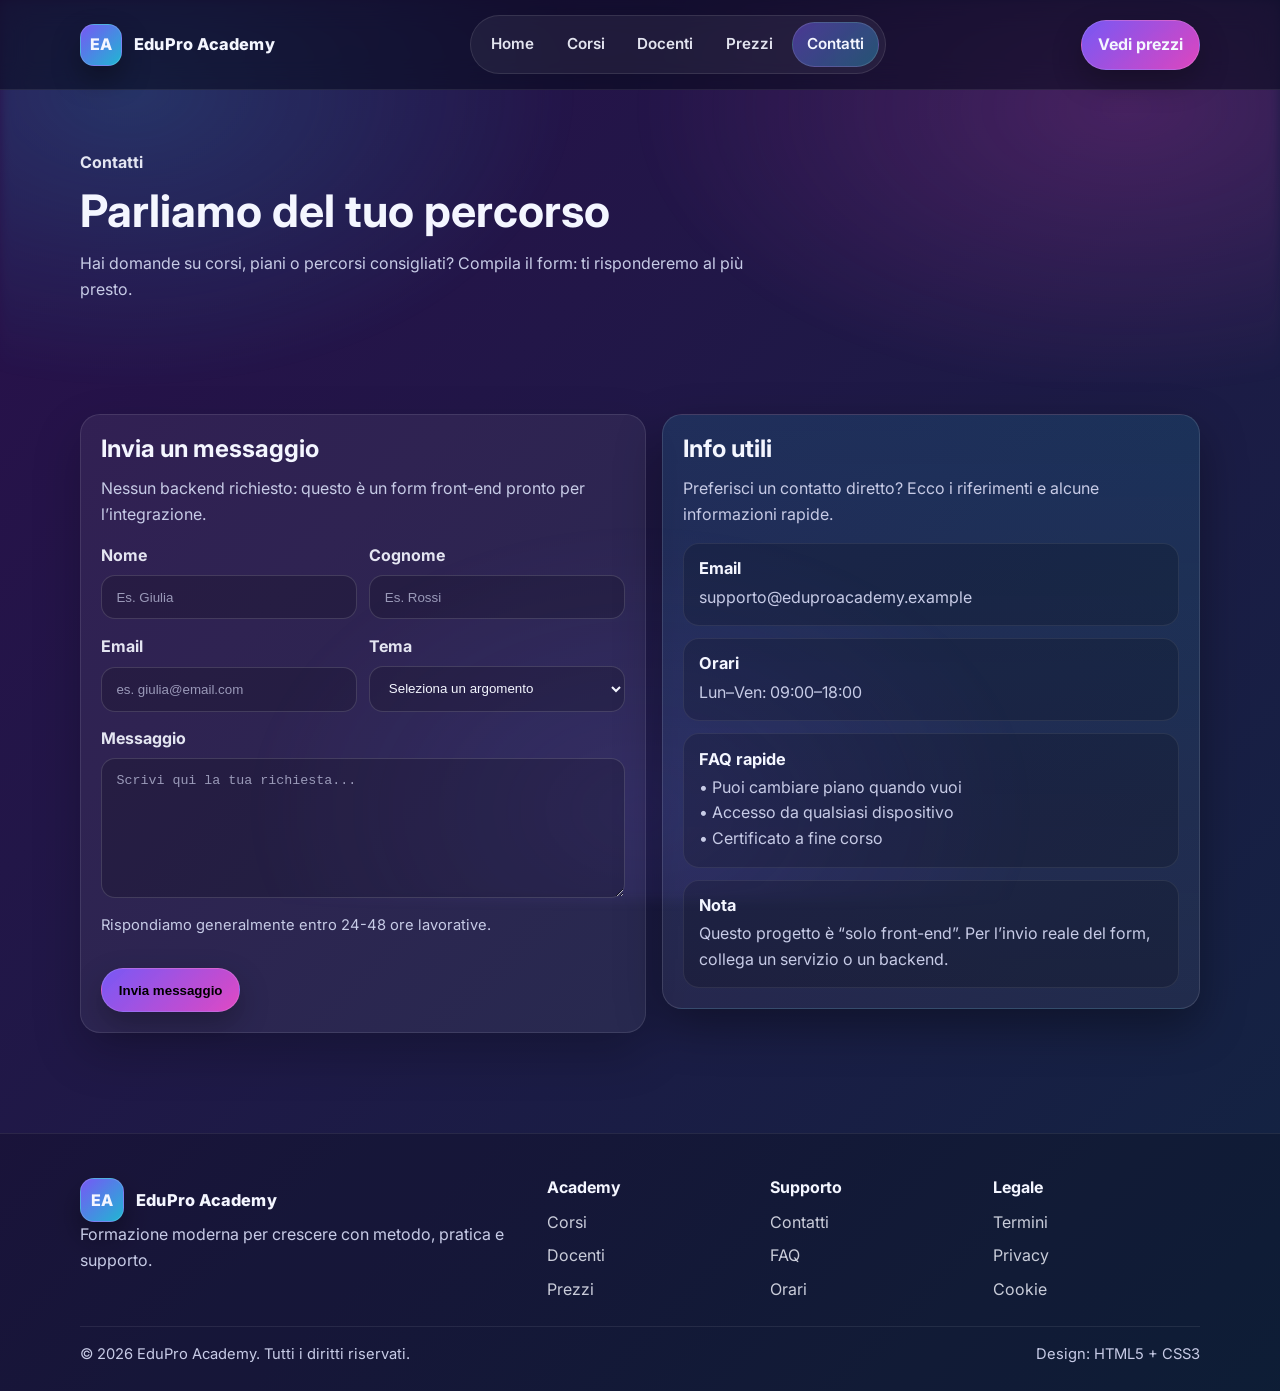
<file: contact.html>
<!-- contact.html -->
<!doctype html>
<html lang="it">
<head>
  <meta charset="utf-8" />
  <meta name="viewport" content="width=device-width, initial-scale=1" />
  <title>EduPro Academy | Contatti</title>
  <meta name="description" content="Contatta EduPro Academy: scrivici per informazioni su corsi, piani e supporto." />
  <link rel="preconnect" href="https://fonts.googleapis.com" />
  <link rel="preconnect" href="https://fonts.gstatic.com" crossorigin />
  <link href="https://fonts.googleapis.com/css2?family=Inter:wght@400;500;600;700;800&display=swap" rel="stylesheet" />
  <link rel="stylesheet" href="style.css" />
</head>

<body>
  <a class="skip-link" href="#contenuto">Salta al contenuto</a>

  <header class="site-header">
    <nav class="navbar container" aria-label="Navigazione principale">
      <a class="brand" href="index.html" aria-label="EduPro Academy, Home">
        <span class="brand-mark" aria-hidden="true">EA</span>
        <span class="brand-text">EduPro Academy</span>
      </a>

      <ul class="nav-links" role="list">
        <li><a class="nav-link" href="index.html">Home</a></li>
        <li><a class="nav-link" href="courses.html">Corsi</a></li>
        <li><a class="nav-link" href="teachers.html">Docenti</a></li>
        <li><a class="nav-link" href="pricing.html">Prezzi</a></li>
        <li><a class="nav-link is-active" href="contact.html" aria-current="page">Contatti</a></li>
      </ul>

      <a class="nav-cta" href="pricing.html">Vedi prezzi</a>
    </nav>
  </header>

  <main id="contenuto">
    <section class="page-hero">
      <div class="container">
        <p class="kicker">Contatti</p>
        <h1>Parliamo del tuo percorso</h1>
        <p>
          Hai domande su corsi, piani o percorsi consigliati? Compila il form: ti risponderemo al più presto.
        </p>
      </div>
    </section>

    <section class="section">
      <div class="container contact-grid">
        <section class="form-card" aria-label="Modulo di contatto">
          <h2>Invia un messaggio</h2>
          <p class="muted">Nessun backend richiesto: questo è un form front-end pronto per l’integrazione.</p>

          <form action="#" method="post">
            <div class="form-row">
              <div class="field">
                <label for="nome">Nome</label>
                <input id="nome" name="nome" type="text" placeholder="Es. Giulia" required />
              </div>

              <div class="field">
                <label for="cognome">Cognome</label>
                <input id="cognome" name="cognome" type="text" placeholder="Es. Rossi" required />
              </div>
            </div>

            <div class="form-row">
              <div class="field">
                <label for="email">Email</label>
                <input id="email" name="email" type="email" placeholder="es. giulia@email.com" required />
              </div>

              <div class="field">
                <label for="tema">Tema</label>
                <select id="tema" name="tema" required>
                  <option value="" selected disabled>Seleziona un argomento</option>
                  <option value="corsi">Informazioni sui corsi</option>
                  <option value="prezzi">Piani e prezzi</option>
                  <option value="supporto">Supporto</option>
                  <option value="aziende">Business / Team</option>
                </select>
              </div>
            </div>

            <div class="field">
              <label for="messaggio">Messaggio</label>
              <textarea id="messaggio" name="messaggio" placeholder="Scrivi qui la tua richiesta..." required></textarea>
              <p class="helper">Rispondiamo generalmente entro 24-48 ore lavorative.</p>
            </div>

            <button class="btn btn-primary" type="submit">Invia messaggio</button>
          </form>
        </section>

        <aside class="info-card" aria-label="Informazioni di contatto">
          <h2>Info utili</h2>
          <p class="muted">
            Preferisci un contatto diretto? Ecco i riferimenti e alcune informazioni rapide.
          </p>

          <div class="info-block">
            <h3>Email</h3>
            <p>supporto@eduproacademy.example</p>
          </div>

          <div class="info-block" id="orari">
            <h3>Orari</h3>
            <p>Lun–Ven: 09:00–18:00</p>
          </div>

          <div class="info-block" id="faq">
            <h3>FAQ rapide</h3>
            <p class="muted">
              • Puoi cambiare piano quando vuoi<br />
              • Accesso da qualsiasi dispositivo<br />
              • Certificato a fine corso
            </p>
          </div>

          <div class="info-block">
            <h3>Nota</h3>
            <p class="muted">
              Questo progetto è “solo front-end”. Per l’invio reale del form, collega un servizio o un backend.
            </p>
          </div>
        </aside>
      </div>
    </section>
  </main>

  <footer class="site-footer">
    <div class="container footer-grid">
      <div class="footer-brand">
        <div class="brand brand--footer">
          <span class="brand-mark" aria-hidden="true">EA</span>
          <span class="brand-text">EduPro Academy</span>
        </div>
        <p class="muted">Formazione moderna per crescere con metodo, pratica e supporto.</p>
      </div>

      <div class="footer-cols" role="list">
        <div class="footer-col" role="listitem">
          <h3>Academy</h3>
          <ul role="list">
            <li><a href="courses.html">Corsi</a></li>
            <li><a href="teachers.html">Docenti</a></li>
            <li><a href="pricing.html">Prezzi</a></li>
          </ul>
        </div>

        <div class="footer-col" role="listitem">
          <h3>Supporto</h3>
          <ul role="list">
            <li><a href="contact.html">Contatti</a></li>
            <li><a href="contact.html#faq">FAQ</a></li>
            <li><a href="contact.html#orari">Orari</a></li>
          </ul>
        </div>

        <div class="footer-col" role="listitem">
          <h3>Legale</h3>
          <ul role="list">
            <li><a href="#" aria-label="Termini di servizio (placeholder)">Termini</a></li>
            <li><a href="#" aria-label="Privacy policy (placeholder)">Privacy</a></li>
            <li><a href="#" aria-label="Cookie policy (placeholder)">Cookie</a></li>
          </ul>
        </div>
      </div>
    </div>

    <div class="container footer-bottom">
      <p class="muted">© <span>2026</span> EduPro Academy. Tutti i diritti riservati.</p>
      <p class="muted">Design: HTML5 + CSS3</p>
    </div>
  </footer>
</body>
</html>
</file>
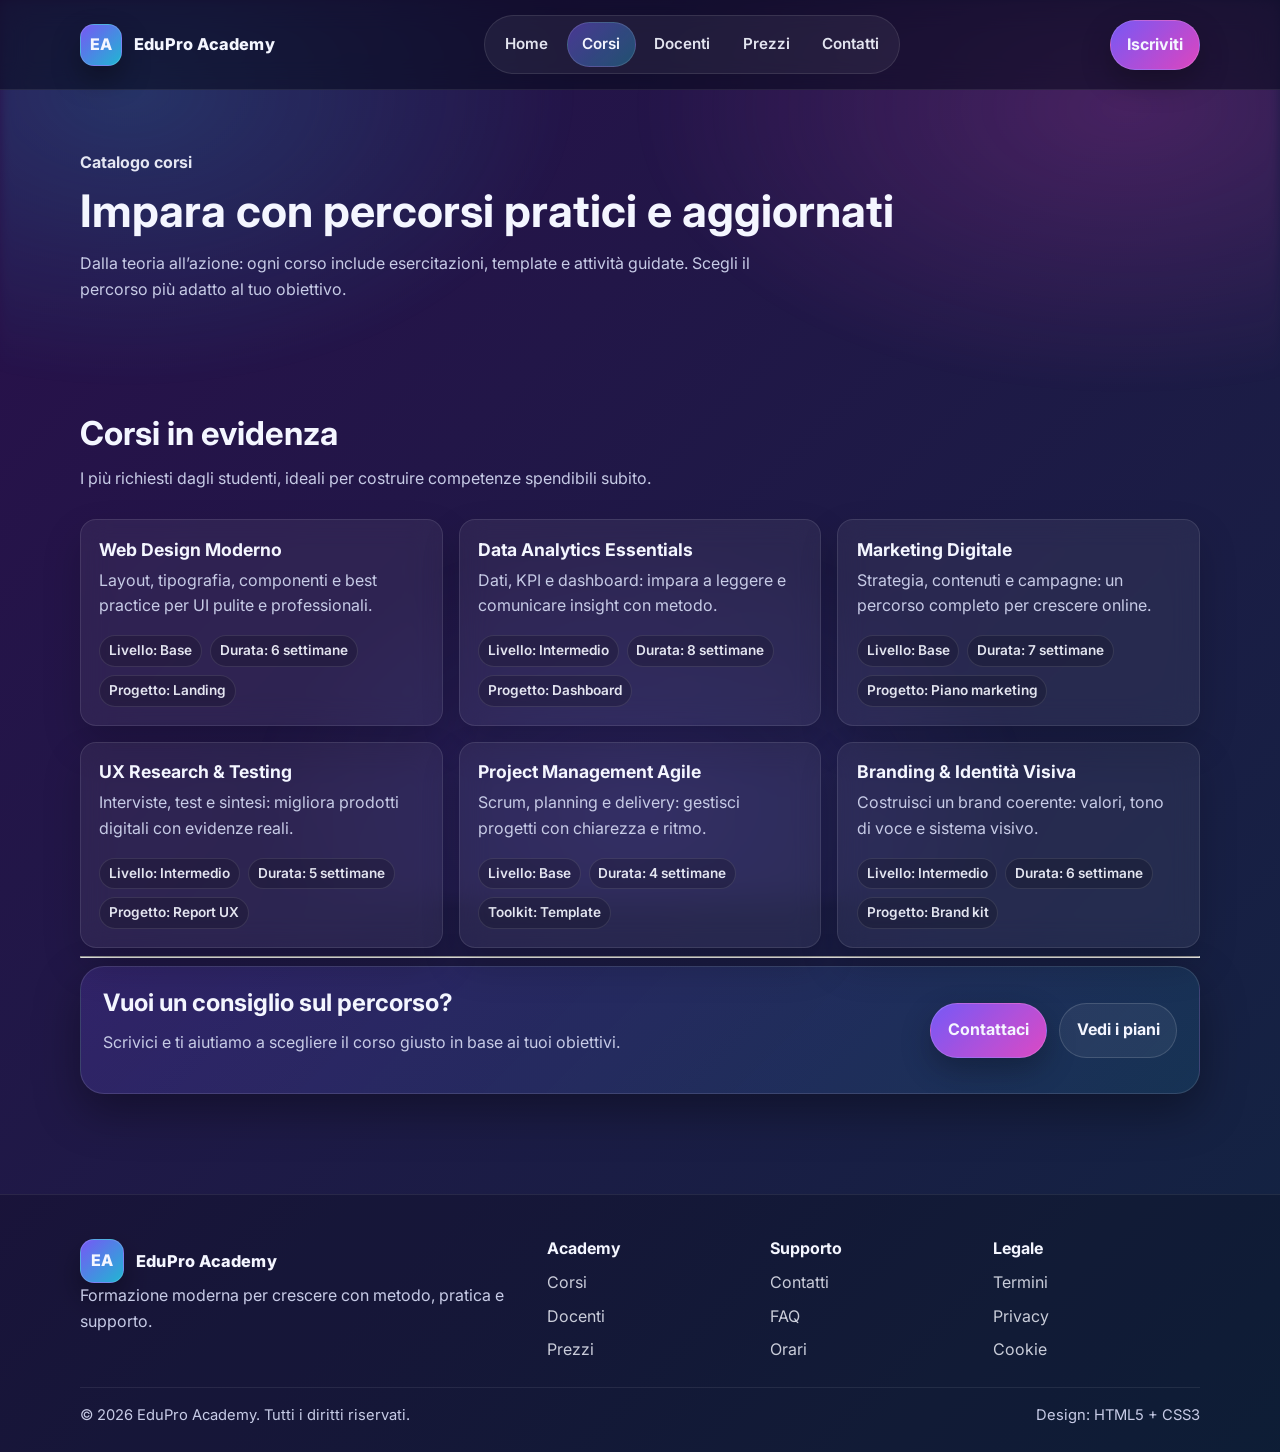
<file: courses.html>
<!-- courses.html -->
<!doctype html>
<html lang="it">
<head>
  <meta charset="utf-8" />
  <meta name="viewport" content="width=device-width, initial-scale=1" />
  <title>EduPro Academy | Corsi</title>
  <meta name="description" content="Scopri i corsi di EduPro Academy: percorsi pratici in design, data, marketing e project management." />
  <link rel="preconnect" href="https://fonts.googleapis.com" />
  <link rel="preconnect" href="https://fonts.gstatic.com" crossorigin />
  <link href="https://fonts.googleapis.com/css2?family=Inter:wght@400;500;600;700;800&display=swap" rel="stylesheet" />
  <link rel="stylesheet" href="style.css" />
</head>

<body>
  <a class="skip-link" href="#contenuto">Salta al contenuto</a>

  <header class="site-header">
    <nav class="navbar container" aria-label="Navigazione principale">
      <a class="brand" href="index.html" aria-label="EduPro Academy, Home">
        <span class="brand-mark" aria-hidden="true">EA</span>
        <span class="brand-text">EduPro Academy</span>
      </a>

      <ul class="nav-links" role="list">
        <li><a class="nav-link" href="index.html">Home</a></li>
        <li><a class="nav-link is-active" href="courses.html" aria-current="page">Corsi</a></li>
        <li><a class="nav-link" href="teachers.html">Docenti</a></li>
        <li><a class="nav-link" href="pricing.html">Prezzi</a></li>
        <li><a class="nav-link" href="contact.html">Contatti</a></li>
      </ul>

      <a class="nav-cta" href="pricing.html">Iscriviti</a>
    </nav>
  </header>

  <main id="contenuto">
    <section class="page-hero">
      <div class="container">
        <p class="kicker">Catalogo corsi</p>
        <h1>Impara con percorsi pratici e aggiornati</h1>
        <p>
          Dalla teoria all’azione: ogni corso include esercitazioni, template e attività guidate.
          Scegli il percorso più adatto al tuo obiettivo.
        </p>
      </div>
    </section>

    <section class="section">
      <div class="container">
        <header class="section-head">
          <h2>Corsi in evidenza</h2>
          <p class="muted">I più richiesti dagli studenti, ideali per costruire competenze spendibili subito.</p>
        </header>

        <div class="grid">
          <article class="card">
            <h3>Web Design Moderno</h3>
            <p class="muted">Layout, tipografia, componenti e best practice per UI pulite e professionali.</p>
            <div class="card-meta">
              <span class="tag">Livello: Base</span>
              <span class="tag">Durata: 6 settimane</span>
              <span class="tag">Progetto: Landing</span>
            </div>
          </article>

          <article class="card">
            <h3>Data Analytics Essentials</h3>
            <p class="muted">Dati, KPI e dashboard: impara a leggere e comunicare insight con metodo.</p>
            <div class="card-meta">
              <span class="tag">Livello: Intermedio</span>
              <span class="tag">Durata: 8 settimane</span>
              <span class="tag">Progetto: Dashboard</span>
            </div>
          </article>

          <article class="card">
            <h3>Marketing Digitale</h3>
            <p class="muted">Strategia, contenuti e campagne: un percorso completo per crescere online.</p>
            <div class="card-meta">
              <span class="tag">Livello: Base</span>
              <span class="tag">Durata: 7 settimane</span>
              <span class="tag">Progetto: Piano marketing</span>
            </div>
          </article>

          <article class="card">
            <h3>UX Research & Testing</h3>
            <p class="muted">Interviste, test e sintesi: migliora prodotti digitali con evidenze reali.</p>
            <div class="card-meta">
              <span class="tag">Livello: Intermedio</span>
              <span class="tag">Durata: 5 settimane</span>
              <span class="tag">Progetto: Report UX</span>
            </div>
          </article>

          <article class="card">
            <h3>Project Management Agile</h3>
            <p class="muted">Scrum, planning e delivery: gestisci progetti con chiarezza e ritmo.</p>
            <div class="card-meta">
              <span class="tag">Livello: Base</span>
              <span class="tag">Durata: 4 settimane</span>
              <span class="tag">Toolkit: Template</span>
            </div>
          </article>

          <article class="card">
            <h3>Branding & Identità Visiva</h3>
            <p class="muted">Costruisci un brand coerente: valori, tono di voce e sistema visivo.</p>
            <div class="card-meta">
              <span class="tag">Livello: Intermedio</span>
              <span class="tag">Durata: 6 settimane</span>
              <span class="tag">Progetto: Brand kit</span>
            </div>
          </article>
        </div>

        <hr class="hr" />

        <div class="cta-band">
          <div class="cta-text">
            <h2>Vuoi un consiglio sul percorso?</h2>
            <p class="muted">Scrivici e ti aiutiamo a scegliere il corso giusto in base ai tuoi obiettivi.</p>
          </div>
          <div class="cta-actions">
            <a class="btn btn-primary" href="contact.html">Contattaci</a>
            <a class="btn btn-ghost" href="pricing.html">Vedi i piani</a>
          </div>
        </div>
      </div>
    </section>
  </main>

  <footer class="site-footer">
    <div class="container footer-grid">
      <div class="footer-brand">
        <div class="brand brand--footer">
          <span class="brand-mark" aria-hidden="true">EA</span>
          <span class="brand-text">EduPro Academy</span>
        </div>
        <p class="muted">Formazione moderna per crescere con metodo, pratica e supporto.</p>
      </div>

      <div class="footer-cols" role="list">
        <div class="footer-col" role="listitem">
          <h3>Academy</h3>
          <ul role="list">
            <li><a href="courses.html">Corsi</a></li>
            <li><a href="teachers.html">Docenti</a></li>
            <li><a href="pricing.html">Prezzi</a></li>
          </ul>
        </div>

        <div class="footer-col" role="listitem">
          <h3>Supporto</h3>
          <ul role="list">
            <li><a href="contact.html">Contatti</a></li>
            <li><a href="contact.html#faq">FAQ</a></li>
            <li><a href="contact.html#orari">Orari</a></li>
          </ul>
        </div>

        <div class="footer-col" role="listitem">
          <h3>Legale</h3>
          <ul role="list">
            <li><a href="#" aria-label="Termini di servizio (placeholder)">Termini</a></li>
            <li><a href="#" aria-label="Privacy policy (placeholder)">Privacy</a></li>
            <li><a href="#" aria-label="Cookie policy (placeholder)">Cookie</a></li>
          </ul>
        </div>
      </div>
    </div>

    <div class="container footer-bottom">
      <p class="muted">© <span>2026</span> EduPro Academy. Tutti i diritti riservati.</p>
      <p class="muted">Design: HTML5 + CSS3</p>
    </div>
  </footer>
</body>
</html>
</file>
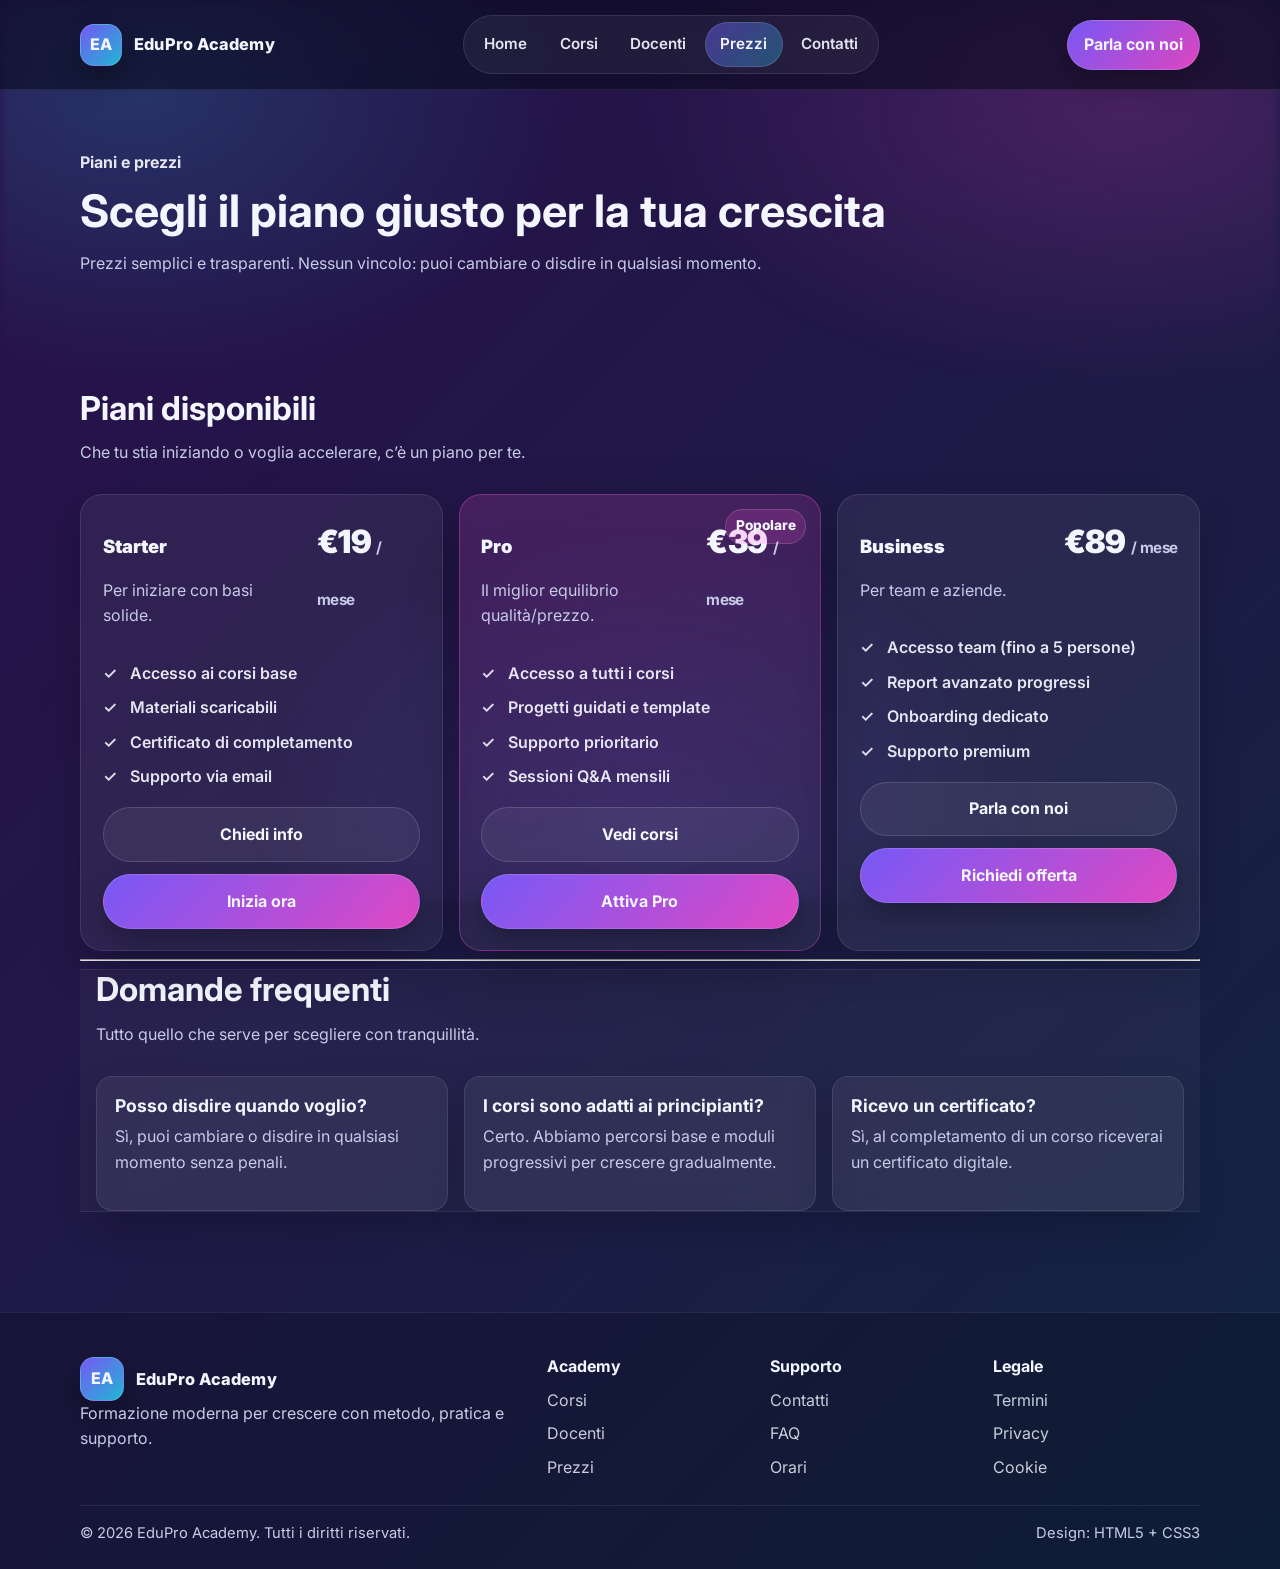
<file: pricing.html>
<!-- pricing.html -->
<!doctype html>
<html lang="it">
<head>
  <meta charset="utf-8" />
  <meta name="viewport" content="width=device-width, initial-scale=1" />
  <title>EduPro Academy | Prezzi</title>
  <meta name="description" content="Piani e prezzi di EduPro Academy: Starter, Pro (popolare) e Business. Scegli il piano giusto per te." />
  <link rel="preconnect" href="https://fonts.googleapis.com" />
  <link rel="preconnect" href="https://fonts.gstatic.com" crossorigin />
  <link href="https://fonts.googleapis.com/css2?family=Inter:wght@400;500;600;700;800&display=swap" rel="stylesheet" />
  <link rel="stylesheet" href="style.css" />
</head>

<body>
  <a class="skip-link" href="#contenuto">Salta al contenuto</a>

  <header class="site-header">
    <nav class="navbar container" aria-label="Navigazione principale">
      <a class="brand" href="index.html" aria-label="EduPro Academy, Home">
        <span class="brand-mark" aria-hidden="true">EA</span>
        <span class="brand-text">EduPro Academy</span>
      </a>

      <ul class="nav-links" role="list">
        <li><a class="nav-link" href="index.html">Home</a></li>
        <li><a class="nav-link" href="courses.html">Corsi</a></li>
        <li><a class="nav-link" href="teachers.html">Docenti</a></li>
        <li><a class="nav-link is-active" href="pricing.html" aria-current="page">Prezzi</a></li>
        <li><a class="nav-link" href="contact.html">Contatti</a></li>
      </ul>

      <a class="nav-cta" href="contact.html">Parla con noi</a>
    </nav>
  </header>

  <main id="contenuto">
    <section class="page-hero">
      <div class="container">
        <p class="kicker">Piani e prezzi</p>
        <h1>Scegli il piano giusto per la tua crescita</h1>
        <p>
          Prezzi semplici e trasparenti. Nessun vincolo: puoi cambiare o disdire in qualsiasi momento.
        </p>
      </div>
    </section>

    <section class="section">
      <div class="container">
        <header class="section-head">
          <h2>Piani disponibili</h2>
          <p class="muted">Che tu stia iniziando o voglia accelerare, c’è un piano per te.</p>
        </header>

        <div class="pricing-grid">
          <article class="price-card">
            <div class="price-top">
              <div>
                <p class="plan">Starter</p>
                <p class="muted">Per iniziare con basi solide.</p>
              </div>
              <p class="price">€19 <span>/ mese</span></p>
            </div>

            <ul class="price-list" role="list">
              <li>Accesso ai corsi base</li>
              <li>Materiali scaricabili</li>
              <li>Certificato di completamento</li>
              <li>Supporto via email</li>
            </ul>

            <div class="price-actions">
              <a class="btn btn-ghost" href="contact.html">Chiedi info</a>
              <a class="btn btn-primary" href="contact.html">Inizia ora</a>
            </div>
          </article>

          <article class="price-card popular" aria-label="Piano Pro (popolare)">
            <span class="ribbon">Popolare</span>

            <div class="price-top">
              <div>
                <p class="plan">Pro</p>
                <p class="muted">Il miglior equilibrio qualità/prezzo.</p>
              </div>
              <p class="price">€39 <span>/ mese</span></p>
            </div>

            <ul class="price-list" role="list">
              <li>Accesso a tutti i corsi</li>
              <li>Progetti guidati e template</li>
              <li>Supporto prioritario</li>
              <li>Sessioni Q&A mensili</li>
            </ul>

            <div class="price-actions">
              <a class="btn btn-ghost" href="courses.html">Vedi corsi</a>
              <a class="btn btn-primary" href="contact.html">Attiva Pro</a>
            </div>
          </article>

          <article class="price-card">
            <div class="price-top">
              <div>
                <p class="plan">Business</p>
                <p class="muted">Per team e aziende.</p>
              </div>
              <p class="price">€89 <span>/ mese</span></p>
            </div>

            <ul class="price-list" role="list">
              <li>Accesso team (fino a 5 persone)</li>
              <li>Report avanzato progressi</li>
              <li>Onboarding dedicato</li>
              <li>Supporto premium</li>
            </ul>

            <div class="price-actions">
              <a class="btn btn-ghost" href="contact.html">Parla con noi</a>
              <a class="btn btn-primary" href="contact.html">Richiedi offerta</a>
            </div>
          </article>
        </div>

        <hr class="hr" />

        <section class="section-alt" id="faq" aria-label="FAQ">
          <div class="container">
            <header class="section-head">
              <h2>Domande frequenti</h2>
              <p class="muted">Tutto quello che serve per scegliere con tranquillità.</p>
            </header>

            <div class="grid">
              <article class="card">
                <h3>Posso disdire quando voglio?</h3>
                <p class="muted">Sì, puoi cambiare o disdire in qualsiasi momento senza penali.</p>
              </article>

              <article class="card">
                <h3>I corsi sono adatti ai principianti?</h3>
                <p class="muted">Certo. Abbiamo percorsi base e moduli progressivi per crescere gradualmente.</p>
              </article>

              <article class="card">
                <h3>Ricevo un certificato?</h3>
                <p class="muted">Sì, al completamento di un corso riceverai un certificato digitale.</p>
              </article>
            </div>
          </div>
        </section>

      </div>
    </section>
  </main>

  <footer class="site-footer">
    <div class="container footer-grid">
      <div class="footer-brand">
        <div class="brand brand--footer">
          <span class="brand-mark" aria-hidden="true">EA</span>
          <span class="brand-text">EduPro Academy</span>
        </div>
        <p class="muted">Formazione moderna per crescere con metodo, pratica e supporto.</p>
      </div>

      <div class="footer-cols" role="list">
        <div class="footer-col" role="listitem">
          <h3>Academy</h3>
          <ul role="list">
            <li><a href="courses.html">Corsi</a></li>
            <li><a href="teachers.html">Docenti</a></li>
            <li><a href="pricing.html">Prezzi</a></li>
          </ul>
        </div>

        <div class="footer-col" role="listitem">
          <h3>Supporto</h3>
          <ul role="list">
            <li><a href="contact.html">Contatti</a></li>
            <li><a href="contact.html#faq">FAQ</a></li>
            <li><a href="contact.html#orari">Orari</a></li>
          </ul>
        </div>

        <div class="footer-col" role="listitem">
          <h3>Legale</h3>
          <ul role="list">
            <li><a href="#" aria-label="Termini di servizio (placeholder)">Termini</a></li>
            <li><a href="#" aria-label="Privacy policy (placeholder)">Privacy</a></li>
            <li><a href="#" aria-label="Cookie policy (placeholder)">Cookie</a></li>
          </ul>
        </div>
      </div>
    </div>

    <div class="container footer-bottom">
      <p class="muted">© <span>2026</span> EduPro Academy. Tutti i diritti riservati.</p>
      <p class="muted">Design: HTML5 + CSS3</p>
    </div>
  </footer>
</body>
</html>
</file>
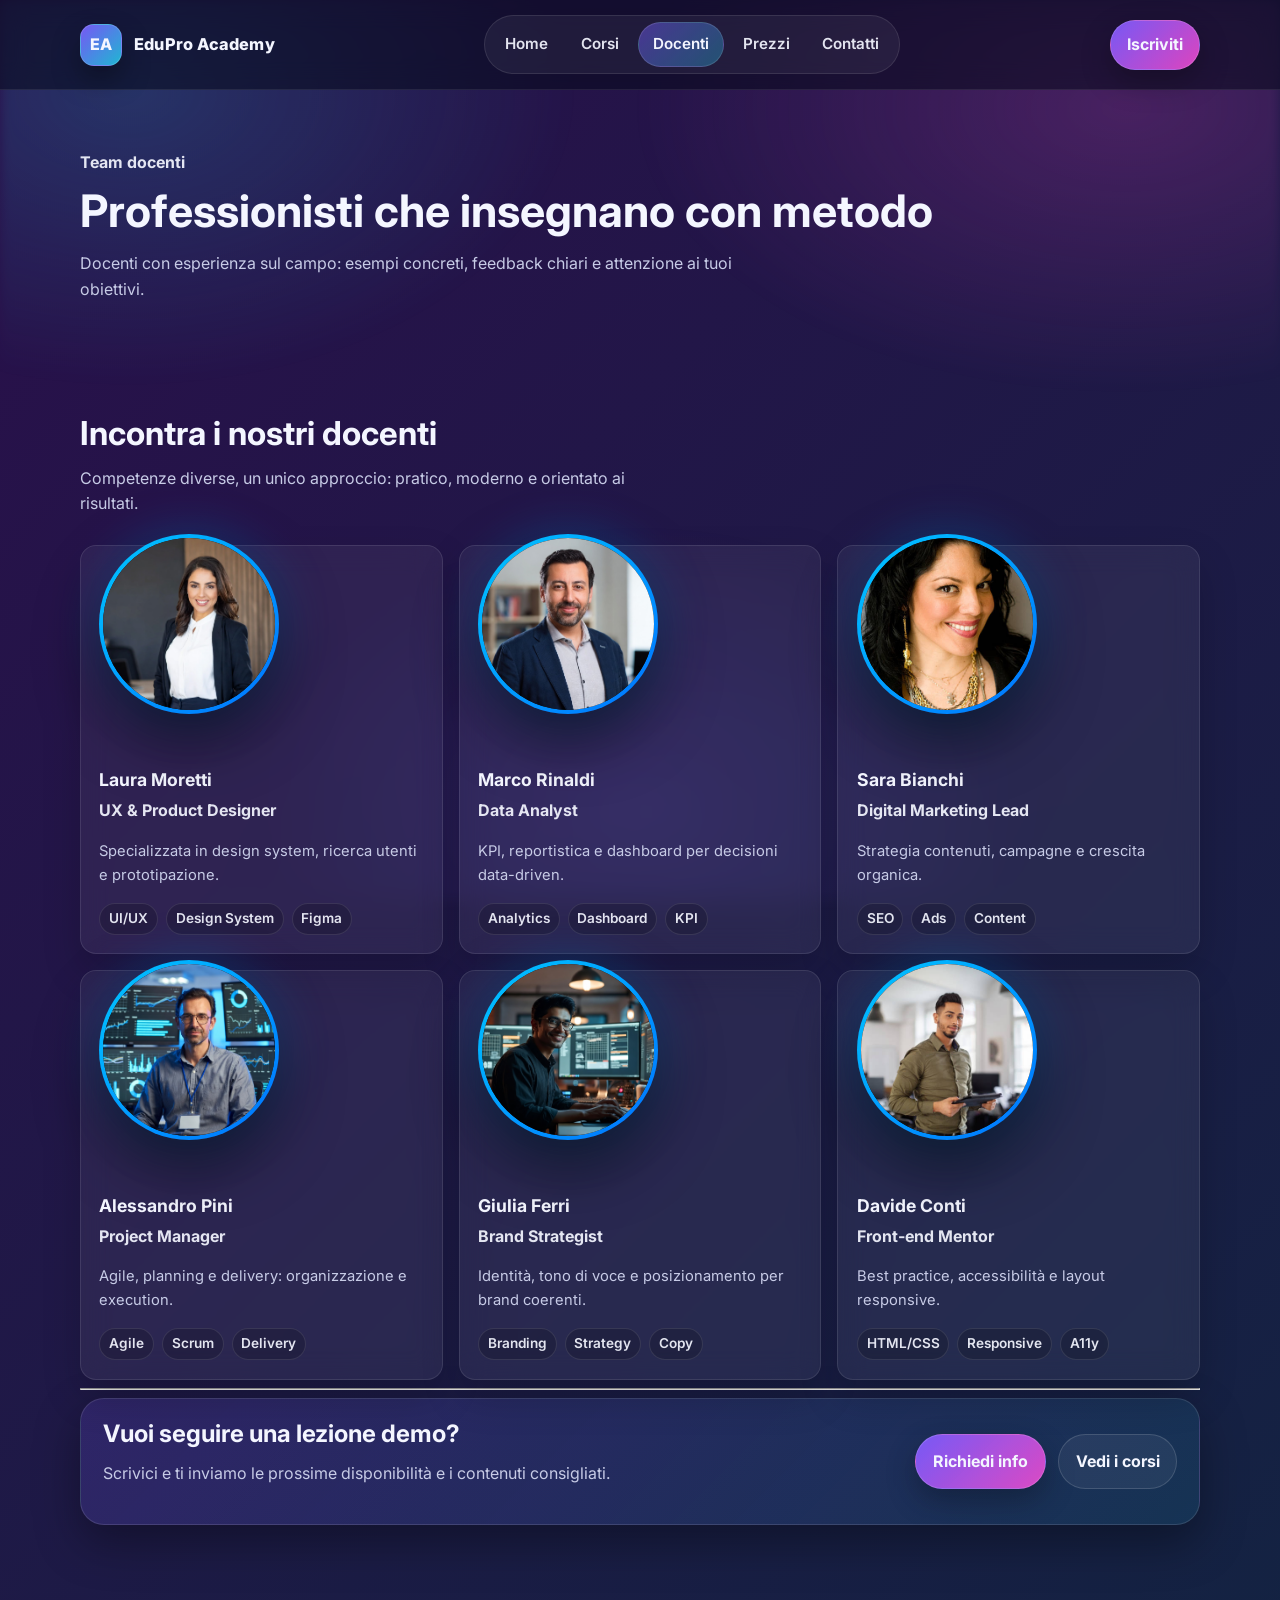
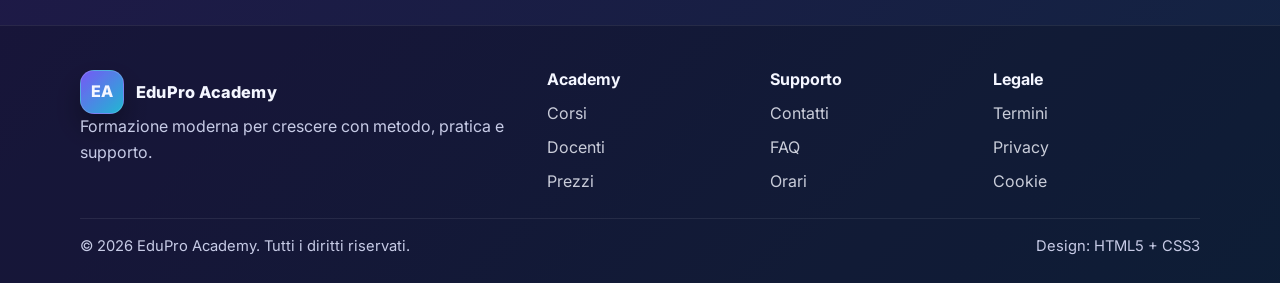
<file: teachers.html>
<!-- teachers.html -->
<!doctype html>
<html lang="it">
<head>
  <meta charset="utf-8" />
  <meta name="viewport" content="width=device-width, initial-scale=1" />
  <title>EduPro Academy | Docenti</title>
  <meta name="description" content="Conosci i docenti di EduPro Academy: professionisti del settore con esperienza e approccio pratico." />
  <link rel="preconnect" href="https://fonts.googleapis.com" />
  <link rel="preconnect" href="https://fonts.gstatic.com" crossorigin />
  <link href="https://fonts.googleapis.com/css2?family=Inter:wght@400;500;600;700;800&display=swap" rel="stylesheet" />
  <link rel="stylesheet" href="style.css" />
</head>

<body>
  <a class="skip-link" href="#contenuto">Salta al contenuto</a>

  <header class="site-header">
    <nav class="navbar container" aria-label="Navigazione principale">
      <a class="brand" href="index.html" aria-label="EduPro Academy, Home">
        <span class="brand-mark" aria-hidden="true">EA</span>
        <span class="brand-text">EduPro Academy</span>
      </a>

      <ul class="nav-links" role="list">
        <li><a class="nav-link" href="index.html">Home</a></li>
        <li><a class="nav-link" href="courses.html">Corsi</a></li>
        <li><a class="nav-link is-active" href="teachers.html" aria-current="page">Docenti</a></li>
        <li><a class="nav-link" href="pricing.html">Prezzi</a></li>
        <li><a class="nav-link" href="contact.html">Contatti</a></li>
      </ul>

      <a class="nav-cta" href="pricing.html">Iscriviti</a>
    </nav>
  </header>

  <main id="contenuto">
    <section class="page-hero">
      <div class="container">
        <p class="kicker">Team docenti</p>
        <h1>Professionisti che insegnano con metodo</h1>
        <p>
          Docenti con esperienza sul campo: esempi concreti, feedback chiari e attenzione ai tuoi obiettivi.
        </p>
      </div>
    </section>

    <section class="section">
      <div class="container">
        <header class="section-head">
          <h2>Incontra i nostri docenti</h2>
          <p class="muted">Competenze diverse, un unico approccio: pratico, moderno e orientato ai risultati.</p>
        </header>

        <div class="grid">
          <article class="card">
            <img src="images/teacher2.jpg" alt="Laura Moretti" class="teacher-img">
            <h3>Laura Moretti</h3>
            <p class="role">UX & Product Designer</p>
            <p class="muted small">Specializzata in design system, ricerca utenti e prototipazione.</p>
            <div class="card-meta">
              <span class="tag">UI/UX</span>
              <span class="tag">Design System</span>
              <span class="tag">Figma</span>
            </div>
          </article>

          <article class="card">
            <img src="images/teacher1.jpg" alt="Marco Rinaldi" class="teacher-img">
            <h3>Marco Rinaldi</h3>
            <p class="role">Data Analyst</p>
            <p class="muted small">KPI, reportistica e dashboard per decisioni data-driven.</p>
            <div class="card-meta">
              <span class="tag">Analytics</span>
              <span class="tag">Dashboard</span>
              <span class="tag">KPI</span>
            </div>
          </article>

          <article class="card">
            <img src="images/teacher5.jpg" alt="Sara Bianchi" class="teacher-img">
            <h3>Sara Bianchi</h3>
            <p class="role">Digital Marketing Lead</p>
            <p class="muted small">Strategia contenuti, campagne e crescita organica.</p>
            <div class="card-meta">
              <span class="tag">SEO</span>
              <span class="tag">Ads</span>
              <span class="tag">Content</span>
            </div>
          </article>

          <article class="card">
          <img src="images/teacher3.jpg" alt="Alessandro Pini" class="teacher-img">
            <h3>Alessandro Pini</h3>
            <p class="role">Project Manager</p>
            <p class="muted small">Agile, planning e delivery: organizzazione e execution.</p>
            <div class="card-meta">
              <span class="tag">Agile</span>
              <span class="tag">Scrum</span>
              <span class="tag">Delivery</span>
            </div>
          </article>

          <article class="card">
            <img src="images/teacher4.jpg" alt="Giulia Ferri" class="teacher-img">
            <h3>Giulia Ferri</h3>
            <p class="role">Brand Strategist</p>
            <p class="muted small">Identità, tono di voce e posizionamento per brand coerenti.</p>
            <div class="card-meta">
              <span class="tag">Branding</span>
              <span class="tag">Strategy</span>
              <span class="tag">Copy</span>
            </div>
          </article>

          <article class="card">
            <img src="images/teacher6.jpg" alt="Davide Conti" class="teacher-img">
            <h3>Davide Conti</h3>
            <p class="role">Front-end Mentor</p>
            <p class="muted small">Best practice, accessibilità e layout responsive.</p>
            <div class="card-meta">
              <span class="tag">HTML/CSS</span>
              <span class="tag">Responsive</span>
              <span class="tag">A11y</span>
            </div>
          </article>
        </div>

        <hr class="hr" />

        <div class="cta-band">
          <div class="cta-text">
            <h2>Vuoi seguire una lezione demo?</h2>
            <p class="muted">Scrivici e ti inviamo le prossime disponibilità e i contenuti consigliati.</p>
          </div>
          <div class="cta-actions">
            <a class="btn btn-primary" href="contact.html">Richiedi info</a>
            <a class="btn btn-ghost" href="courses.html">Vedi i corsi</a>
          </div>
        </div>
      </div>
    </section>
  </main>

  <footer class="site-footer">
    <div class="container footer-grid">
      <div class="footer-brand">
        <div class="brand brand--footer">
          <span class="brand-mark" aria-hidden="true">EA</span>
          <span class="brand-text">EduPro Academy</span>
        </div>
        <p class="muted">Formazione moderna per crescere con metodo, pratica e supporto.</p>
      </div>

      <div class="footer-cols" role="list">
        <div class="footer-col" role="listitem">
          <h3>Academy</h3>
          <ul role="list">
            <li><a href="courses.html">Corsi</a></li>
            <li><a href="teachers.html">Docenti</a></li>
            <li><a href="pricing.html">Prezzi</a></li>
          </ul>
        </div>

        <div class="footer-col" role="listitem">
          <h3>Supporto</h3>
          <ul role="list">
            <li><a href="contact.html">Contatti</a></li>
            <li><a href="contact.html#faq">FAQ</a></li>
            <li><a href="contact.html#orari">Orari</a></li>
          </ul>
        </div>

        <div class="footer-col" role="listitem">
          <h3>Legale</h3>
          <ul role="list">
            <li><a href="#" aria-label="Termini di servizio (placeholder)">Termini</a></li>
            <li><a href="#" aria-label="Privacy policy (placeholder)">Privacy</a></li>
            <li><a href="#" aria-label="Cookie policy (placeholder)">Cookie</a></li>
          </ul>
        </div>
      </div>
    </div>

    <div class="container footer-bottom">
      <p class="muted">© <span>2026</span> EduPro Academy. Tutti i diritti riservati.</p>
      <p class="muted">Design: HTML5 + CSS3</p>
    </div>
  </footer>
</body>
</html>
</file>
<file: style.css>
/* =========================================
   EduPro Academy - Official Full CSS (Stable)
   + Smart Colors + Animated Gradient (NO JS)
========================================= */

:root{
  /* Background */
  --bg-0:#070a1a;
  --bg-1:#0b0f2e;
  --bg-2:#140a3a;

  /* Cards / borders */
  --card: rgba(255,255,255,.08);
  --card-strong: rgba(255,255,255,.11);
  --stroke: rgba(255,255,255,.12);

  /* Text */
  --text:#f4f6ff;
  --muted:#c7cbe6;

  /* Smart colors */
  --primary:#7c5cff;      /* Indigo */
  --primary-2:#22d3ee;    /* Cyan */
  --accent:#ff4fd8;       /* Pink */

  --shadow: 0 18px 45px rgba(0,0,0,.35);
  --shadow-soft: 0 12px 30px rgba(0,0,0,.28);

  --radius: 16px;
  --radius-sm: 12px;
  --container: 1120px;

  --speed: 220ms;
  --ease: cubic-bezier(.2,.8,.2,1);
}

/* ===== Reset ===== */
*,
*::before,
*::after { box-sizing: border-box; }

html { scroll-behavior: smooth; }

body{
  margin:0;
  font-family: "Inter", system-ui, -apple-system, Segoe UI, Roboto, Arial, sans-serif;
  color: var(--text);
  line-height: 1.6;

  /* ✅ Animated smart gradient (replaces the flat blue feel) */
  background: linear-gradient(-45deg, #06102b, #180a39, #0b2a3f, #2a0f4b);
  background-size: 380% 380%;
  animation: bgShift 18s ease infinite;

  min-height: 100vh;
  position: relative;
  overflow-x: hidden;
}

@keyframes bgShift{
  0%{ background-position: 0% 50%; }
  50%{ background-position: 100% 50%; }
  100%{ background-position: 0% 50%; }
}

/* subtle glow overlay (safe, no layout changes) */
body::before{
  content:"";
  position: fixed;
  inset: 0;
  pointer-events: none;
  z-index: -1;
  background:
    radial-gradient(900px 520px at 88% 12%, rgba(255,79,216,.18), transparent 55%),
    radial-gradient(820px 540px at 10% 10%, rgba(34,211,238,.18), transparent 55%),
    radial-gradient(720px 520px at 50% 90%, rgba(124,92,255,.12), transparent 55%);
  filter: blur(6px);
}

img{ max-width:100%; height:auto; display:block; }
a{ color: inherit; text-decoration: none; }
p{ margin: 0 0 1rem; }
h1,h2,h3{ line-height: 1.2; margin: 0 0 .75rem; }
strong{ color: var(--text); }

.container{
  width: min(100% - 2rem, var(--container));
  margin-inline: auto;
}

.muted{ color: var(--muted); }

.text-gradient{
  background: linear-gradient(90deg, #22d3ee 0%, #7c5cff 45%, #ff4fd8 100%);
  -webkit-background-clip: text;
  background-clip: text;
  color: transparent;
}

.skip-link{
  position:absolute;
  left:-999px;
  top: 0;
  padding: .75rem 1rem;
  background: rgba(0,0,0,.65);
  border: 1px solid var(--stroke);
  border-radius: 12px;
  color: var(--text);
  z-index: 999;
}
.skip-link:focus{ left: 1rem; top: 1rem; }

/* ===== Header / Navbar ===== */
.site-header{
  position: sticky;
  top: 0;
  z-index: 50;
  background: rgba(6, 10, 26, .55);
  backdrop-filter: blur(14px);
  border-bottom: 1px solid rgba(255,255,255,.08);
}

.navbar{
  display:flex;
  align-items:center;
  justify-content: space-between;
  gap: 1rem;
  padding: .95rem 0;
}

.brand{
  display:flex;
  align-items:center;
  gap: .75rem;
  font-weight: 800;
  letter-spacing: .2px;
}
.brand-mark{
  width: 42px;
  height: 42px;
  border-radius: 14px;
  display:grid;
  place-items:center;
  background: linear-gradient(135deg, rgba(124,92,255,.95), rgba(34,211,238,.85));
  box-shadow: 0 14px 28px rgba(0,0,0,.35);
  border: 1px solid rgba(255,255,255,.15);
}
.brand-text{ font-size: 1.02rem; }

.nav-links{
  display:flex;
  align-items:center;
  gap: .25rem;
  padding: 0;
  margin: 0;
  list-style: none;
  border: 1px solid rgba(255,255,255,.10);
  background: rgba(255,255,255,.06);
  border-radius: 999px;
  padding: .35rem;
}

.nav-link{
  display:inline-flex;
  align-items:center;
  padding: .6rem .9rem;
  border-radius: 999px;
  color: rgba(244,246,255,.92);
  font-weight: 600;
  font-size: .95rem;
  transition: transform var(--speed) var(--ease),
              background var(--speed) var(--ease),
              color var(--speed) var(--ease);
}
.nav-link:hover{
  background: rgba(255,255,255,.10);
  transform: translateY(-1px);
}

.nav-link.is-active{
  background: linear-gradient(135deg, rgba(124,92,255,.45), rgba(34,211,238,.30));
  border: 1px solid rgba(255,255,255,.12);
  color: var(--text);
}

.nav-cta{
  display:inline-flex;
  align-items:center;
  justify-content:center;
  padding: .7rem 1rem;
  border-radius: 999px;
  background: linear-gradient(135deg, rgba(124,92,255,.95), rgba(255,79,216,.85));
  border: 1px solid rgba(255,255,255,.15);
  box-shadow: var(--shadow-soft);
  font-weight: 700;
  transition: transform var(--speed) var(--ease), filter var(--speed) var(--ease);
}
.nav-cta:hover{ transform: translateY(-1px); filter: brightness(1.06); }

/* Mobile navbar */
@media (max-width: 860px){
  .navbar{ flex-wrap: wrap; }
  .nav-links{
    width: 100%;
    justify-content: space-between;
    border-radius: var(--radius);
    padding: .35rem .35rem;
  }
  .nav-link{ flex: 1; justify-content: center; padding: .55rem .5rem; font-size: .92rem; }
  .nav-cta{ width: 100%; }
}

/* ===== Sections ===== */
.section{ padding: 4.25rem 0; }
.section-alt{
  background: rgba(255,255,255,.04);
  border-top: 1px solid rgba(255,255,255,.08);
  border-bottom: 1px solid rgba(255,255,255,.08);
}
.section-head{
  max-width: 60ch;
  margin-bottom: 1.75rem;
}
.section-head h2{ font-size: clamp(1.6rem, 1.1rem + 1.2vw, 2.2rem); }

/* ===== Hero ===== */
.hero{
  position: relative;
  padding: 5.5rem 0 3.25rem;
  overflow: hidden;
}
.hero-grid{
  display:grid;
  grid-template-columns: 1.15fr .85fr;
  gap: 2rem;
  align-items: start;
}
.hero-content h1{
  font-size: clamp(2.2rem, 1.35rem + 2.6vw, 3.4rem);
  letter-spacing: -0.02em;
  margin-bottom: 1rem;
}
.lead{
  font-size: 1.05rem;
  color: rgba(244,246,255,.92);
  max-width: 62ch;
}

.badge{
  display:inline-flex;
  align-items:center;
  gap: .5rem;
  padding: .35rem .75rem;
  border-radius: 999px;
  background: rgba(255,255,255,.07);
  border: 1px solid rgba(255,255,255,.12);
  color: rgba(244,246,255,.92);
  font-weight: 600;
  font-size: .9rem;
  margin: 0 0 1rem;
}

.hero-actions{
  display:flex;
  flex-wrap: wrap;
  gap: .75rem;
  margin-top: 1.25rem;
}

.btn{
  display:inline-flex;
  align-items:center;
  justify-content:center;
  gap: .5rem;
  padding: .85rem 1.05rem;
  border-radius: 999px;
  border: 1px solid rgba(255,255,255,.14);
  font-weight: 700;
  transition: transform var(--speed) var(--ease),
              background var(--speed) var(--ease),
              filter var(--speed) var(--ease);
}
.btn:hover{ transform: translateY(-1px); filter: brightness(1.05); }

.btn-primary{
  background: linear-gradient(135deg, rgba(124,92,255,.95), rgba(255,79,216,.85));
  box-shadow: var(--shadow-soft);
}
.btn-ghost{
  background: rgba(255,255,255,.06);
}

.hero-stats{
  display:grid;
  grid-template-columns: repeat(3, minmax(0,1fr));
  gap: .75rem;
  margin: 2rem 0 0;
}
.stat{
  padding: 1rem 1rem;
  border-radius: var(--radius);
  background: rgba(255,255,255,.06);
  border: 1px solid rgba(255,255,255,.10);
  box-shadow: 0 18px 40px rgba(0,0,0,.18);
}
.stat dt{
  font-weight: 800;
  font-size: 1.35rem;
  margin: 0 0 .15rem;
}
.stat dd{ margin: 0; color: var(--muted); font-weight: 500; font-size: .95rem; }

.hero-panel{
  position: relative;
}
.panel-card{
  padding: 1.25rem;
  border-radius: calc(var(--radius) + 4px);
  background: linear-gradient(180deg, rgba(255,255,255,.08), rgba(255,255,255,.05));
  border: 1px solid rgba(255,255,255,.12);
  box-shadow: var(--shadow);
}
.panel-title{
  font-size: 1.1rem;
  margin-bottom: 1rem;
}
.panel-list{
  list-style:none;
  padding:0;
  margin:0 0 .75rem;
  display:grid;
  gap: .75rem;
}
.panel-item{
  display:flex;
  gap: .75rem;
  align-items:flex-start;
  padding: .85rem .85rem;
  border-radius: var(--radius);
  background: rgba(0,0,0,.18);
  border: 1px solid rgba(255,255,255,.08);
  transition: transform var(--speed) var(--ease), background var(--speed) var(--ease);
}
.panel-item:hover{
  transform: translateY(-2px);
  background: rgba(0,0,0,.24);
}
.panel-icon{
  width: 40px;
  height: 40px;
  border-radius: 14px;
  display:grid;
  place-items:center;
  background: rgba(255,255,255,.08);
  border: 1px solid rgba(255,255,255,.12);
}
.panel-item-title{ margin: 0; font-weight: 700; }
.panel-item-sub{ margin: .15rem 0 0; color: var(--muted); font-size: .92rem; }

.panel-link{
  display:inline-flex;
  margin-top: .35rem;
  color: rgba(244,246,255,.92);
  font-weight: 700;
  opacity: .92;
  transition: opacity var(--speed) var(--ease), transform var(--speed) var(--ease);
}
.panel-link:hover{ opacity: 1; transform: translateX(2px); }

/* keep original glow element if exists in HTML */
.hero-glow{
  position:absolute;
  inset: -40% -20% auto -20%;
  height: 520px;
  background:
    radial-gradient(circle at 30% 30%, rgba(124,92,255,.20), transparent 60%),
    radial-gradient(circle at 70% 35%, rgba(34,211,238,.16), transparent 60%),
    radial-gradient(circle at 50% 70%, rgba(255,79,216,.14), transparent 60%);
  filter: blur(10px);
  pointer-events:none;
}

/* Responsive hero */
@media (max-width: 980px){
  .hero-grid{ grid-template-columns: 1fr; }
  .hero-panel{ order: 2; }
  .hero-stats{ grid-template-columns: 1fr; }
}

/* ===== Feature cards ===== */
.feature-grid{
  display:grid;
  grid-template-columns: repeat(4, minmax(0,1fr));
  gap: 1rem;
}
.feature-card{
  padding: 1.25rem;
  border-radius: var(--radius);
  background: rgba(255,255,255,.06);
  border: 1px solid rgba(255,255,255,.10);
  box-shadow: 0 16px 36px rgba(0,0,0,.18);
  transition: transform var(--speed) var(--ease), background var(--speed) var(--ease);
}
.feature-card:hover{
  transform: translateY(-2px);
  background: rgba(255,255,255,.075);
}
.feature-icon{
  width: 44px;
  height: 44px;
  border-radius: 16px;
  display:grid;
  place-items:center;
  background: rgba(255,255,255,.08);
  border: 1px solid rgba(255,255,255,.12);
  margin-bottom: .85rem;
}
.feature-card h3{ margin-bottom: .5rem; font-size: 1.05rem; }

@media (max-width: 1050px){
  .feature-grid{ grid-template-columns: repeat(2, minmax(0,1fr)); }
}
@media (max-width: 560px){
  .feature-grid{ grid-template-columns: 1fr; }
}

/* ===== Split section / Callout ===== */
.split{
  display:grid;
  grid-template-columns: 1.2fr .8fr;
  gap: 1.25rem;
  align-items: start;
}
.checklist{
  list-style:none;
  padding:0;
  margin: 1.25rem 0 0;
  display:grid;
  gap: .55rem;
}
.checklist li{
  position: relative;
  padding-left: 1.8rem;
  color: rgba(244,246,255,.92);
  font-weight: 600;
}
.checklist li::before{
  content:"✓";
  position:absolute;
  left:0;
  top:0;
  width: 1.25rem;
  height: 1.25rem;
  display:grid;
  place-items:center;
  border-radius: 10px;
  background: rgba(124,92,255,.25);
  border: 1px solid rgba(255,255,255,.14);
  color: var(--text);
  font-size: .9rem;
}

.inline-actions{
  display:flex;
  flex-wrap: wrap;
  gap: .75rem;
  margin-top: 1.25rem;
}

.callout{
  padding: 1.25rem;
  border-radius: calc(var(--radius) + 6px);
  background: linear-gradient(180deg, rgba(124,92,255,.18), rgba(255,255,255,.05));
  border: 1px solid rgba(255,255,255,.14);
  box-shadow: var(--shadow);
}
.callout h3{ margin-bottom: .5rem; }
.callout-row{
  display:flex;
  flex-wrap: wrap;
  gap: .5rem;
  margin: 1rem 0 0;
}
.pill{
  display:inline-flex;
  padding: .35rem .6rem;
  border-radius: 999px;
  background: rgba(0,0,0,.18);
  border: 1px solid rgba(255,255,255,.10);
  color: rgba(244,246,255,.92);
  font-weight: 600;
  font-size: .86rem;
}
.callout-link{
  display:inline-flex;
  margin-top: 1.05rem;
  font-weight: 800;
  opacity: .95;
  transition: transform var(--speed) var(--ease), opacity var(--speed) var(--ease);
}
.callout-link:hover{ transform: translateX(2px); opacity: 1; }

@media (max-width: 980px){
  .split{ grid-template-columns: 1fr; }
}

/* ===== Shared page hero ===== */
.page-hero{
  padding: 3.75rem 0 1.75rem;
}
.page-hero .kicker{
  font-weight: 700;
  color: rgba(244,246,255,.92);
  margin: 0 0 .6rem;
}
.page-hero h1{
  font-size: clamp(2rem, 1.25rem + 2vw, 2.8rem);
  margin-bottom: .75rem;
}
.page-hero p{
  max-width: 70ch;
  color: var(--muted);
}

/* ===== Cards / grids ===== */
.grid{
  display:grid;
  grid-template-columns: repeat(3, minmax(0,1fr));
  gap: 1rem;
}
.card{
  padding: 1.15rem;
  border-radius: var(--radius);
  background: rgba(255,255,255,.06);
  border: 1px solid rgba(255,255,255,.10);
  box-shadow: 0 18px 38px rgba(0,0,0,.18);
  transition: transform var(--speed) var(--ease),
              background var(--speed) var(--ease),
              border-color var(--speed) var(--ease);
}
.card:hover{
  transform: translateY(-2px);
  background: rgba(255,255,255,.075);
  border-color: rgba(255,255,255,.14);
}
.card h3{ font-size: 1.1rem; margin-bottom: .5rem; }
.card-meta{
  display:flex;
  flex-wrap: wrap;
  gap: .5rem;
  margin-top: .75rem;
}
.tag{
  display:inline-flex;
  padding: .25rem .55rem;
  border-radius: 999px;
  background: rgba(0,0,0,.18);
  border: 1px solid rgba(255,255,255,.10);
  color: rgba(244,246,255,.92);
  font-weight: 600;
  font-size: .85rem;
}

.avatar{
  width: 54px;
  height: 54px;
  border-radius: 18px;
  display:grid;
  place-items:center;
  font-weight: 900;
  letter-spacing: .02em;
  background: linear-gradient(135deg, rgba(255,79,216,.35), rgba(34,211,238,.22));
  border: 1px solid rgba(255,255,255,.14);
  box-shadow: 0 18px 32px rgba(0,0,0,.25);
  margin-bottom: .9rem;
}
.role{ font-weight: 700; color: rgba(244,246,255,.92); }
.small{ font-size: .92rem; }

@media (max-width: 980px){
  .grid{ grid-template-columns: repeat(2, minmax(0,1fr)); }
}
@media (max-width: 620px){
  .grid{ grid-template-columns: 1fr; }
}

/* ===== Pricing ===== */
.pricing-grid{
  display:grid;
  grid-template-columns: repeat(3, minmax(0,1fr));
  gap: 1rem;
  align-items: stretch;
}
.price-card{
  position: relative;
  padding: 1.35rem;
  border-radius: calc(var(--radius) + 6px);
  background: rgba(255,255,255,.06);
  border: 1px solid rgba(255,255,255,.10);
  box-shadow: 0 18px 42px rgba(0,0,0,.20);
  transition: transform var(--speed) var(--ease), background var(--speed) var(--ease), border-color var(--speed) var(--ease);
}
.price-card:hover{
  transform: translateY(-3px);
  background: rgba(255,255,255,.075);
  border-color: rgba(255,255,255,.14);
}
.price-card.popular{
  background: linear-gradient(180deg, rgba(255,79,216,.16), rgba(255,255,255,.06));
  border-color: rgba(255,79,216,.35);
  box-shadow: 0 22px 55px rgba(0,0,0,.28);
}
.ribbon{
  position:absolute;
  top: 14px;
  right: 14px;
  padding: .35rem .6rem;
  border-radius: 999px;
  background: rgba(255,79,216,.18);
  border: 1px solid rgba(255,255,255,.14);
  font-weight: 800;
  font-size: .85rem;
}
.price-top{
  display:flex;
  justify-content: space-between;
  gap: 1rem;
  align-items: baseline;
  margin-bottom: .75rem;
}
.plan{
  font-weight: 900;
  font-size: 1.15rem;
}
.price{
  font-weight: 900;
  font-size: 2rem;
  letter-spacing: -0.02em;
}
.price span{
  font-size: .95rem;
  font-weight: 700;
  color: var(--muted);
}
.price-list{
  list-style:none;
  padding:0;
  margin: 1rem 0 1.1rem;
  display:grid;
  gap: .55rem;
}
.price-list li{
  position: relative;
  padding-left: 1.7rem;
  color: rgba(244,246,255,.92);
  font-weight: 600;
}
.price-list li::before{
  content:"✓";
  position:absolute;
  left:0;
  top:0;
  color: rgba(244,246,255,.92);
  opacity: .95;
}
.price-actions{
  display:flex;
  gap: .75rem;
  flex-wrap: wrap;
}
.price-actions .btn{
  width: 100%;
}

@media (max-width: 980px){
  .pricing-grid{ grid-template-columns: 1fr; }
}

/* ===== Contact ===== */
.contact-grid{
  display:grid;
  grid-template-columns: 1fr .95fr;
  gap: 1rem;
  align-items: start;
}
.form-card{
  padding: 1.25rem;
  border-radius: calc(var(--radius) + 4px);
  background: rgba(255,255,255,.06);
  border: 1px solid rgba(255,255,255,.10);
  box-shadow: 0 20px 48px rgba(0,0,0,.22);
}
.field{
  display:grid;
  gap: .4rem;
  margin-bottom: .9rem;
}
label{
  font-weight: 700;
  color: rgba(244,246,255,.92);
}
input, textarea, select{
  width: 100%;
  padding: .85rem .9rem;
  border-radius: 14px;
  border: 1px solid rgba(255,255,255,.14);
  background: rgba(0,0,0,.18);
  color: var(--text);
  outline: none;
  transition: border-color var(--speed) var(--ease), background var(--speed) var(--ease);
}
input::placeholder, textarea::placeholder{ color: rgba(199,203,230,.72); }
input:focus, textarea:focus, select:focus{
  border-color: rgba(34,211,238,.55);
  background: rgba(0,0,0,.22);
}
textarea{ min-height: 140px; resize: vertical; }

.form-row{
  display:grid;
  grid-template-columns: repeat(2, minmax(0,1fr));
  gap: .8rem;
}
.helper{
  margin-top: .6rem;
  font-size: .92rem;
  color: var(--muted);
}

.info-card{
  padding: 1.25rem;
  border-radius: calc(var(--radius) + 4px);
  background: linear-gradient(180deg, rgba(34,211,238,.12), rgba(255,255,255,.05));
  border: 1px solid rgba(255,255,255,.12);
  box-shadow: var(--shadow);
}
.info-block{
  padding: .95rem;
  border-radius: var(--radius);
  background: rgba(0,0,0,.18);
  border: 1px solid rgba(255,255,255,.08);
  margin-top: .75rem;
}
.info-block h3{
  margin: 0 0 .35rem;
  font-size: 1.02rem;
}
.info-block p{ margin: 0; color: var(--muted); }

@media (max-width: 980px){
  .contact-grid{ grid-template-columns: 1fr; }
  .form-row{ grid-template-columns: 1fr; }
}

/* ===== CTA band ===== */
.cta-band{
  padding: 1.35rem;
  border-radius: calc(var(--radius) + 8px);
  background: linear-gradient(135deg, rgba(124,92,255,.18), rgba(34,211,238,.10));
  border: 1px solid rgba(255,255,255,.12);
  box-shadow: var(--shadow);
  display:flex;
  align-items:center;
  justify-content: space-between;
  gap: 1rem;
}
.cta-actions{
  display:flex;
  flex-wrap: wrap;
  gap: .75rem;
}
@media (max-width: 860px){
  .cta-band{ flex-direction: column; align-items: flex-start; }
}

/* ===== Footer ===== */
.site-footer{
  margin-top: 2rem;
  border-top: 1px solid rgba(255,255,255,.08);
  background: rgba(0,0,0,.18);
}
.footer-grid{
  padding: 2.75rem 0 1.5rem;
  display:grid;
  grid-template-columns: 1.2fr 1.8fr;
  gap: 2rem;
}
.brand--footer .brand-mark{ width: 44px; height: 44px; }
.footer-cols{
  display:grid;
  grid-template-columns: repeat(3, minmax(0,1fr));
  gap: 1rem;
}
.footer-col h3{
  margin-bottom: .75rem;
  font-size: 1rem;
}
.footer-col ul{
  list-style:none;
  padding:0;
  margin:0;
  display:grid;
  gap: .5rem;
}
.footer-col a{
  color: rgba(244,246,255,.90);
  opacity: .9;
  transition: opacity var(--speed) var(--ease), transform var(--speed) var(--ease);
}
.footer-col a:hover{ opacity: 1; transform: translateX(2px); }

.footer-bottom{
  display:flex;
  justify-content: space-between;
  gap: 1rem;
  padding: 1rem 0 1.5rem;
  border-top: 1px solid rgba(255,255,255,.08);
}
.footer-bottom p{ margin: 0; font-size: .92rem; }

@media (max-width: 980px){
  .footer-grid{ grid-template-columns: 1fr; }
  .footer-cols{ grid-template-columns: 1fr; }
  .footer-bottom{ flex-direction: column; }
}

/* ===== PREMIUM TEACHERS SECTION ===== */

.card {
  opacity: 0;
  transform: translateY(40px);
  animation: fadeUp 0.8s ease forwards;
  animation-delay: 0.2s;
  transition: transform 0.4s ease, box-shadow 0.4s ease;
  backdrop-filter: blur(14px);
  -webkit-backdrop-filter: blur(14px);
}

@keyframes fadeUp {
  to {
    opacity: 1;
    transform: translateY(0);
  }
}

.teacher-img {
  width: 180px;
  height: 180px;
  border-radius: 50%;
  object-fit: cover;
  margin-bottom: 25px;
  transform: translateY(-30px);

  border: 4px solid transparent;
  background: linear-gradient(#111, #111) padding-box,
              linear-gradient(135deg, #00c6ff, #0072ff) border-box;

  box-shadow:
    0 25px 60px rgba(0,0,0,0.6),
    0 0 50px rgba(0,150,255,0.3);

  transition: all 0.4s ease;
}

.card:hover .teacher-img {
  transform: translateY(-30px) scale(1.12);
  box-shadow:
    0 35px 80px rgba(0,0,0,0.8),
    0 0 70px rgba(0,150,255,0.6);
}

.card:hover {
  transform: translateY(-14px) scale(1.04);
  box-shadow: 0 35px 90px rgba(0,0,0,0.75);
}

moi2, [27/02/2026 16:38]
</header>

<section class="hero-video">
  <video autoplay muted loop playsinline>
    <source src="video1.mp4" type="video/mp4">
  </video>

  <div class="hero-overlay">
    <h1>EduPro Academy</h1>
    <p>Professional learning experience for your future.</p>
    <a href="courses.html" class="btn-primary">Explore Courses</a>
  </div>
</section>

moi2, [27/02/2026 16:40]
/* HERO VIDEO SECTION */

.hero-video {
  position: relative;
  height: 90vh;
  overflow: hidden;
}

.hero-video video {
  position: absolute;
  top: 50%;
  left: 50%;
  min-width: 100%;
  min-height: 100%;
  width: auto;
  height: auto;
  transform: translate(-50%, -50%);
  object-fit: cover;
  filter: brightness(0.6);
}

.hero-overlay {
  position: relative;
  z-index: 2;
  height: 100%;
  display: flex;
  flex-direction: column;
  justify-content: center;
  align-items: flex-start;
  padding: 0 8%;
  color: white;
}

.hero-overlay h1 {
  font-size: 3.5rem;
  margin-bottom: 20px;
}

.hero-overlay p {
  font-size: 1.3rem;
  margin-bottom: 25px;
  max-width: 500px;
}

.hero-video::after {
  content: "";
  position: absolute;
  inset: 0;
  background: linear-gradient(to right, rgba(0,0,0,0.8), rgba(0,0,0,0.2));
  z-index: 1;
}
.intro-video-section {
    padding: 120px 20px 80px;
    background: linear-gradient(to bottom, #0f172a, #0b1120);
    text-align: center;
}

.video-wrapper {
    max-width: 650px;
    margin: 0 auto;
    border-radius: 20px;
    overflow: hidden;
    box-shadow: 0 30px 60px rgba(0,0,0,0.5);
}

.video-wrapper video {
    width: 100%;
    height: auto;
    display: block;
}

.music-section {
    margin-top: 50px;
    text-align: center;
    position: relative;
}

.music-text {
    font-size: 24px;
    font-weight: 600;
    margin-bottom: 20px;
    color: #00e0ff;
}

/* audio style */
.music-section audio {
    width: 340px;
    max-width: 100%;
    border-radius: 30px;
}

/* small animated waves beside audio */
.music-section::after {
    content: "";
    position: absolute;
    right: 25%;
    top: 65%;
    width: 5px;
    height: 30px;
    background: #00e0ff;
    box-shadow:
        10px 0 #00e0ff,
        20px 0 #00e0ff,
        30px 0 #00e0ff;
    animation: wave 0.8s infinite alternate ease-in-out;
}

@keyframes wave {
    from { height: 15px; }
    to { height: 45px; }
}
</file>
